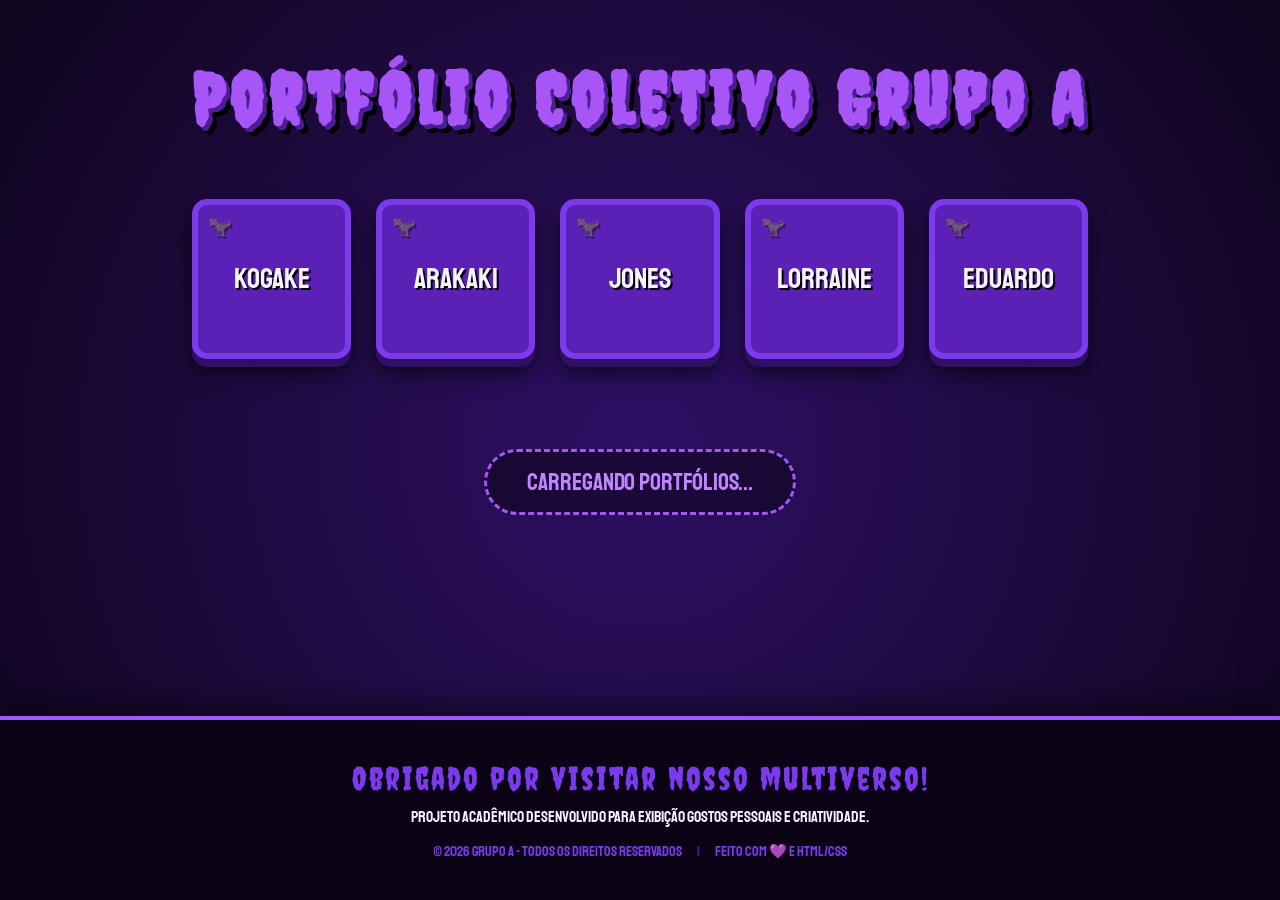
<file: index.html>
<!DOCTYPE html>
<html>
    <head>
        <title>Portfólio Coletivo - Grupo A</title>
        <link rel="stylesheet" href="assets/css/style.css">
    </head>
    <body>
        <header>
            <h1>Portfólio Coletivo Grupo A</h1>
            <nav>
                <ul id="menu">
                    <!-- Links serão adicionados -->
                    <li><a href="html/Kogake.html">Kogake</a></li>
                    <li><a href="html/arakaki.html">Arakaki</a></li>
                    <li><a href="html/jones.html">Jones</a></li>
                    <li><a href="html/Lorraine.html">Lorraine</a></li>
                    <li><a href="html/dudu.html">Eduardo</a></li>
                </ul>
            </nav>
        </header>
        <main>
            <p>Carregando portfólios...</p>
        </main>
        <footer>
            <div class="footer-content">
                <p class="welcome-msg">Obrigado por visitar nosso multiverso!</p>
                <p>Projeto acadêmico desenvolvido para exibição gostos pessoais e criatividade.</p>
                <div class="footer-info">
                    <span>© 2026 Grupo A - Todos os direitos reservados</span>
                    <span class="separator">|</span>
                    <span>Feito com 💜 e HTML/CSS</span>
                </div>
            </div>
        </footer>
    </body>
</html>
</file>
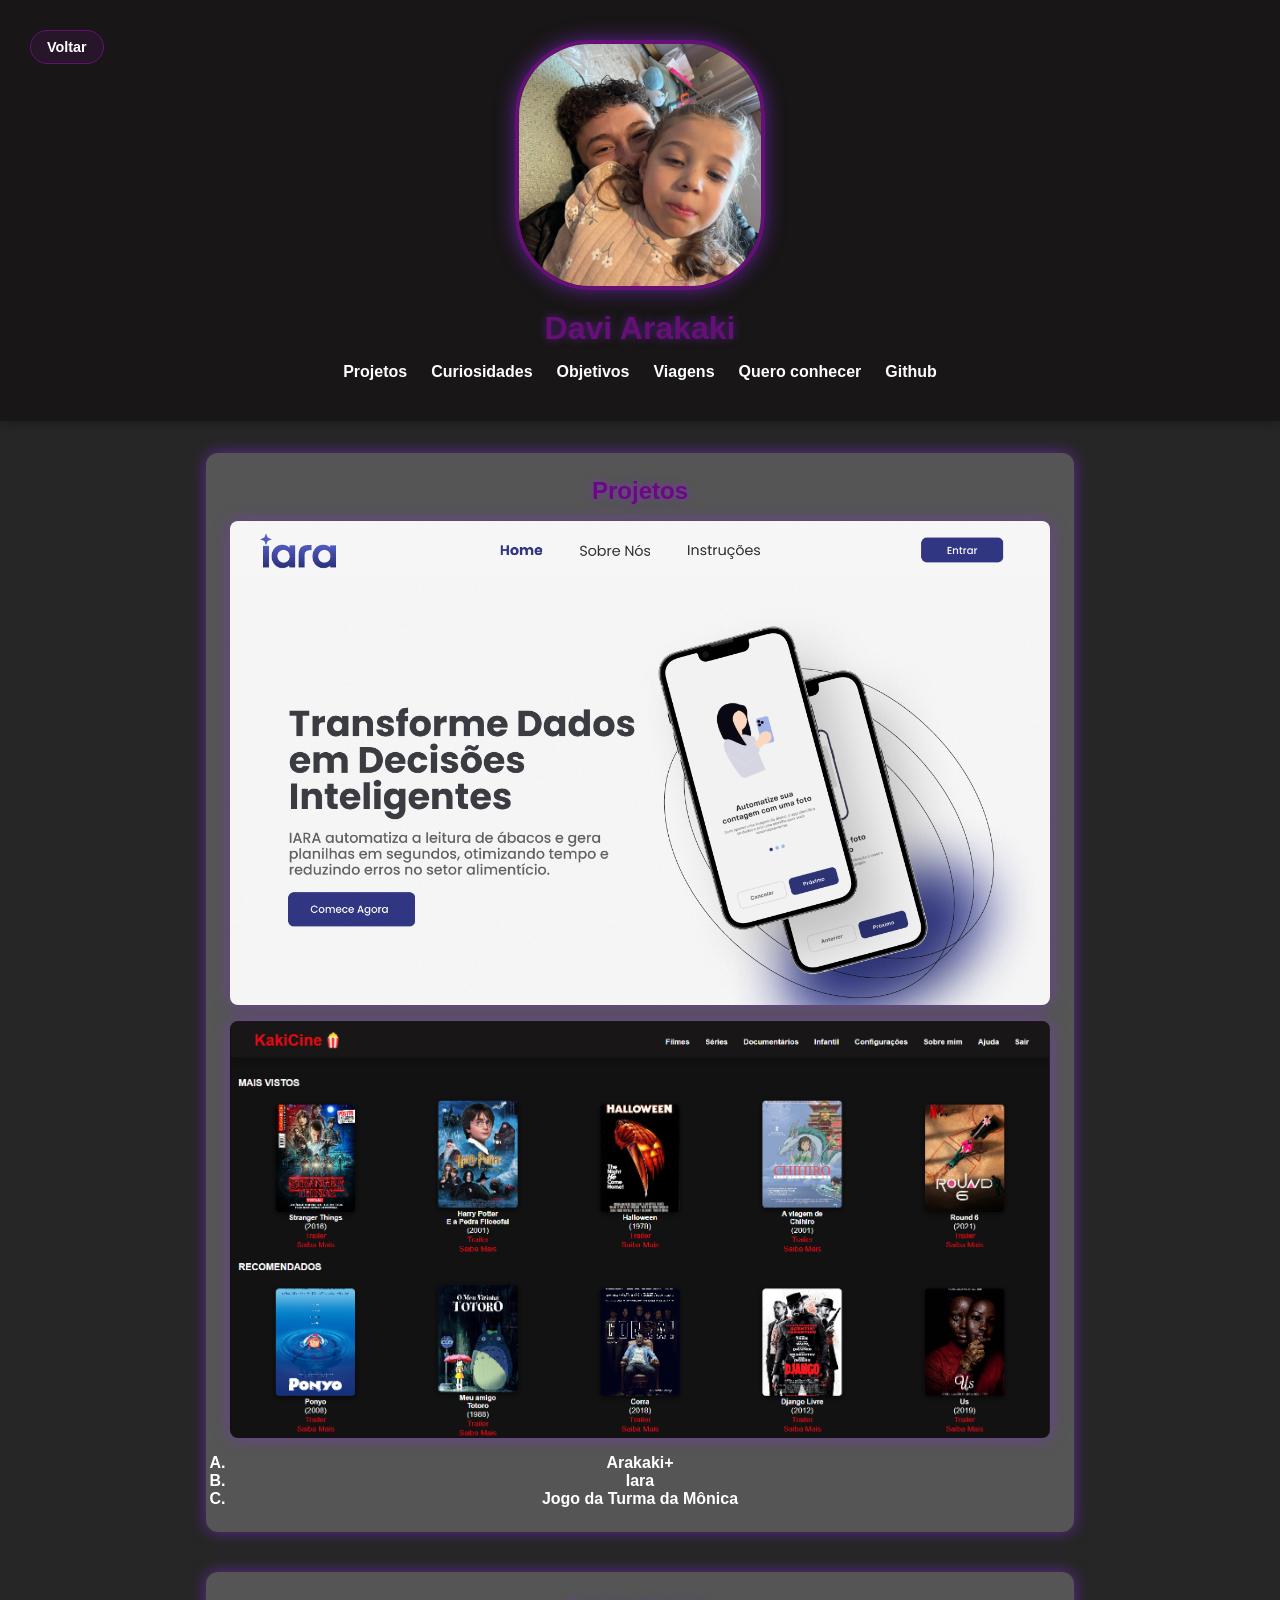
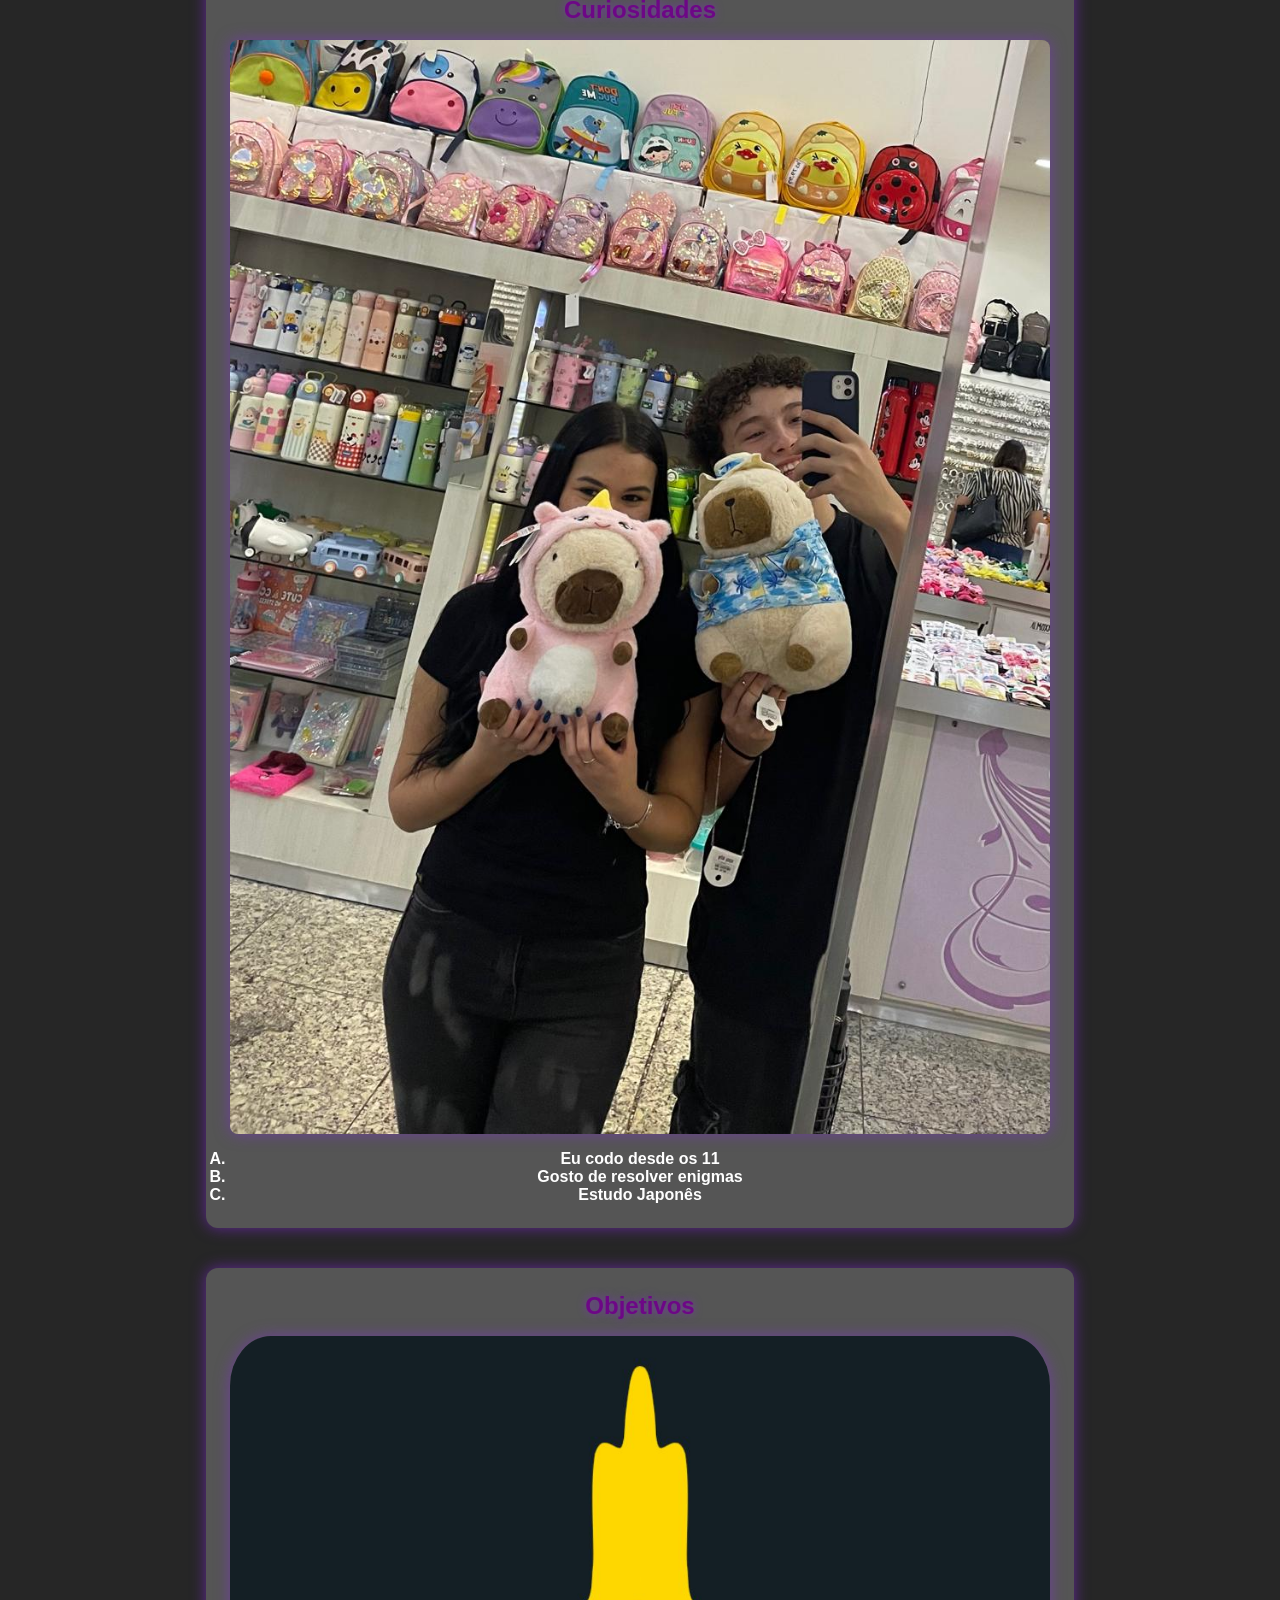
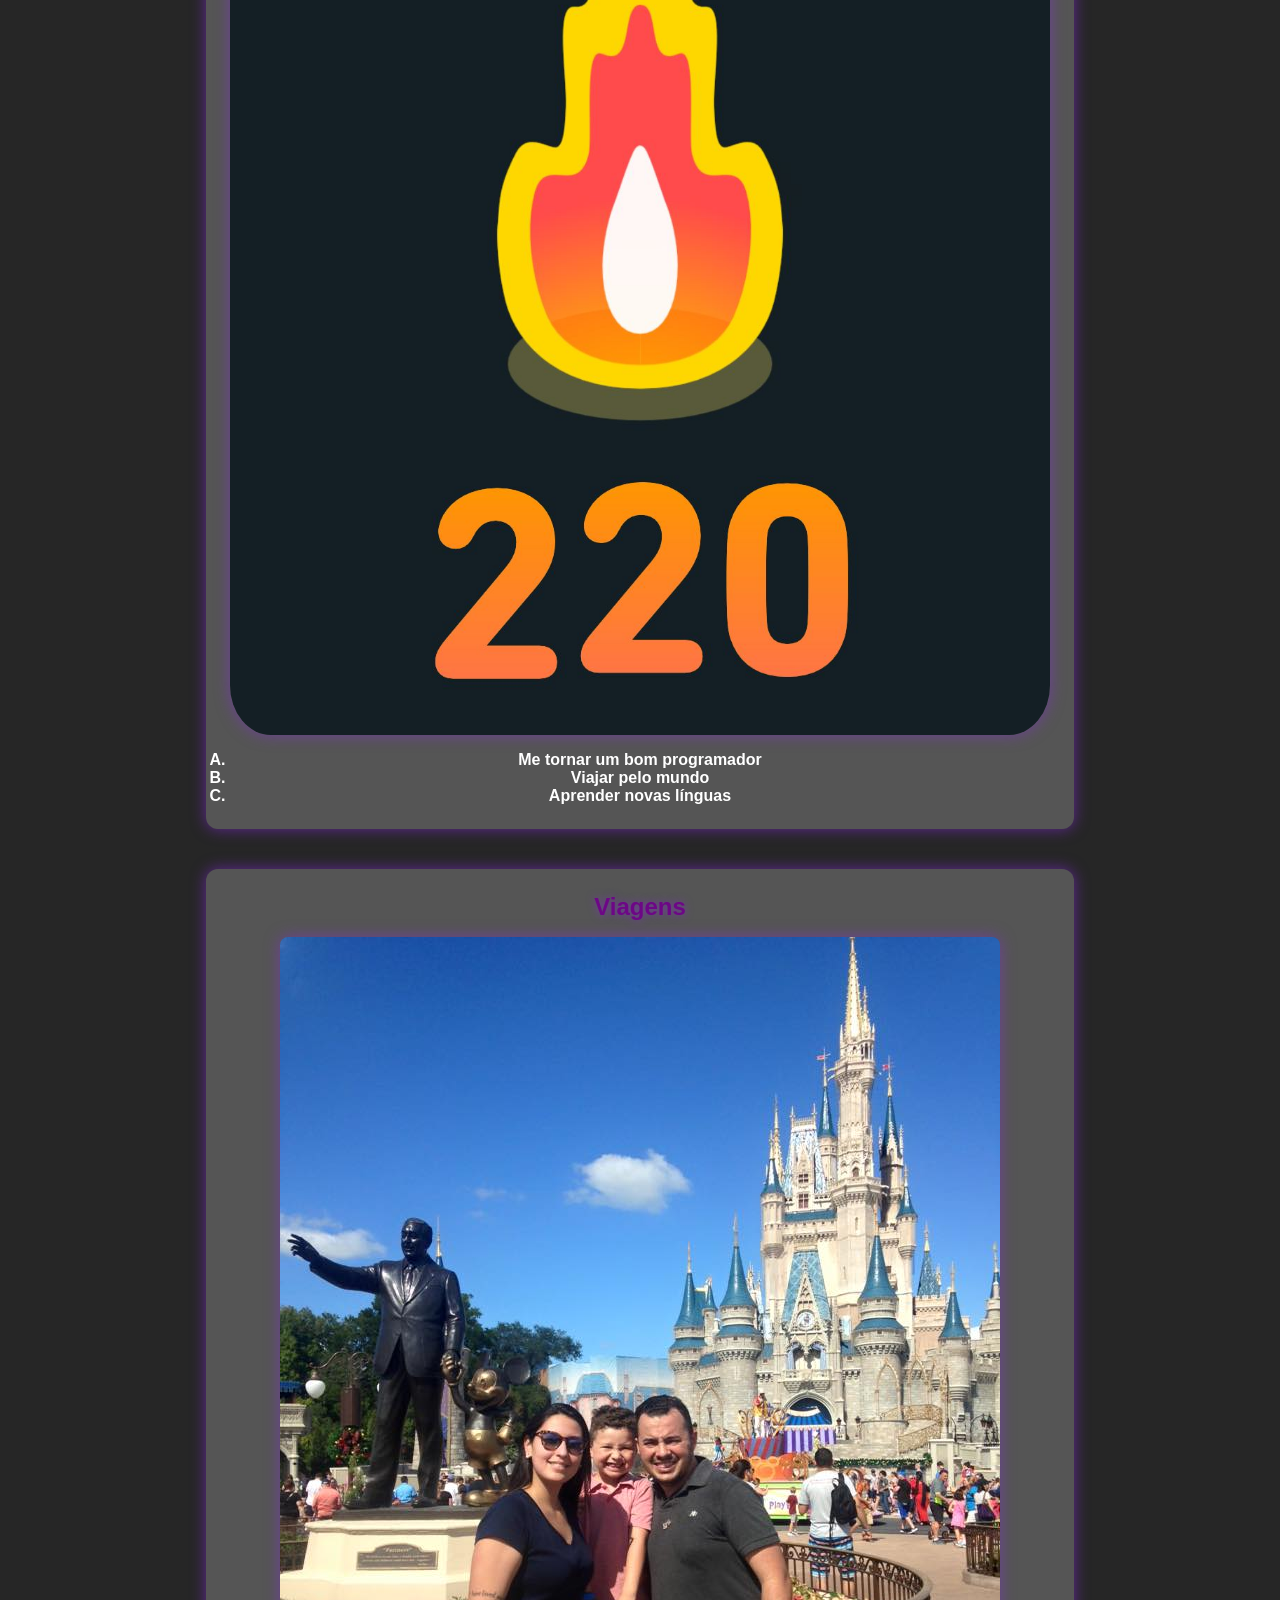
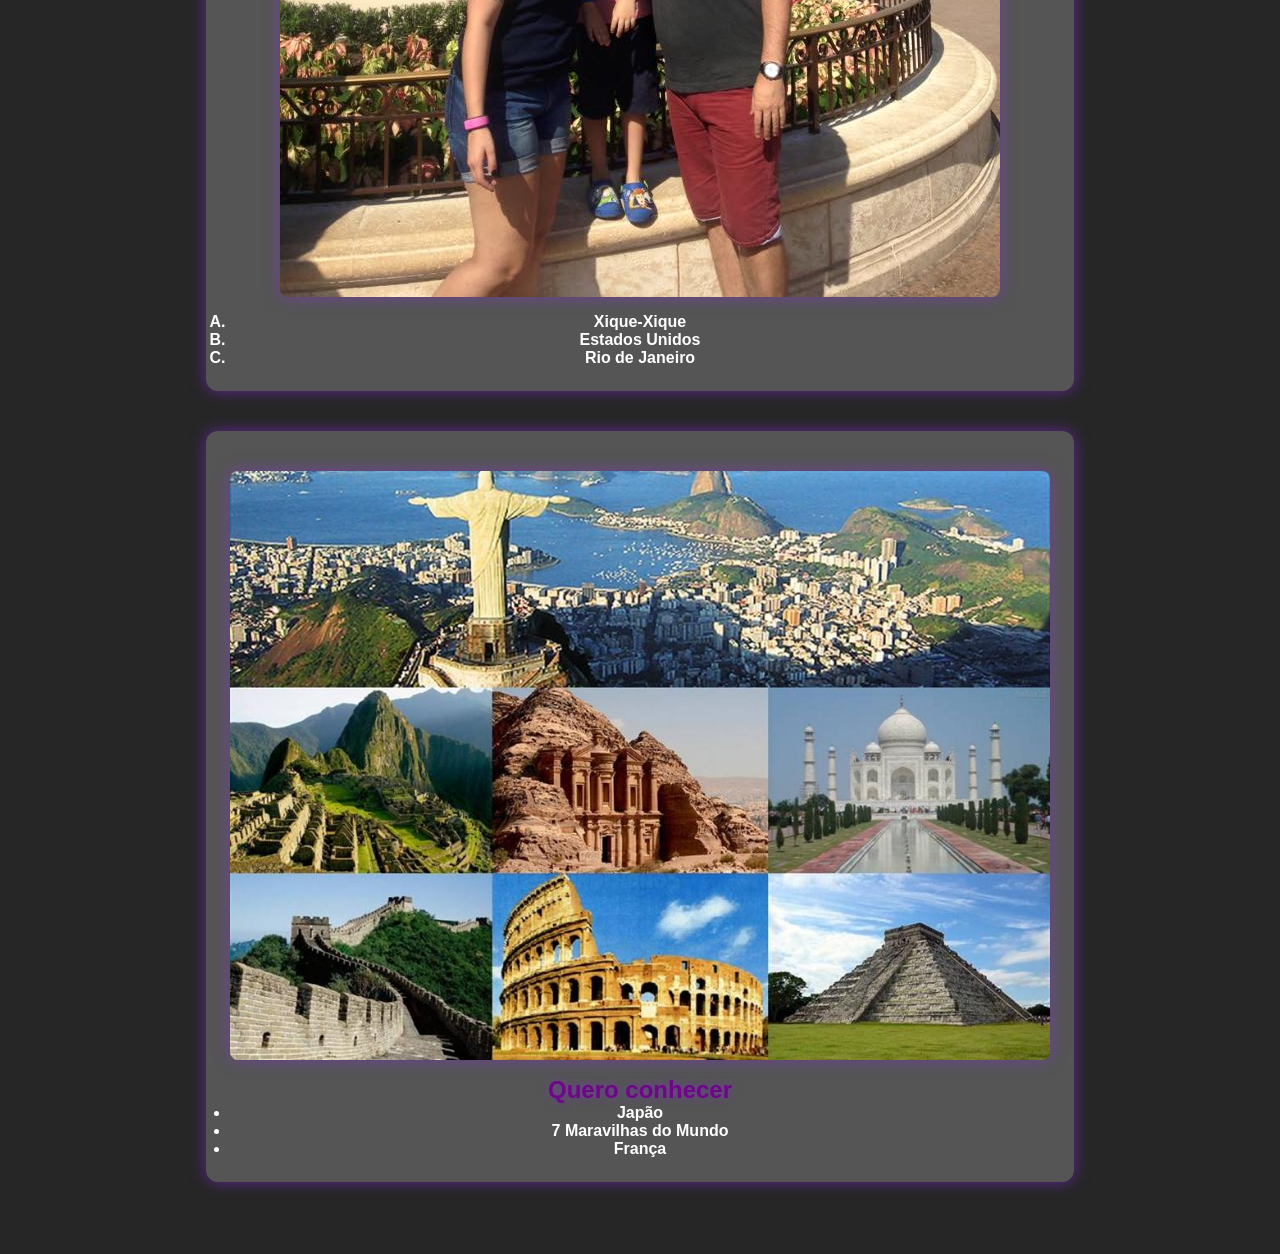
<file: html/arakaki.html>
<!DOCTYPE html>
<html lang="pt-BR">

<head>
    <meta charset="UTF-8">
    <meta name="viewport" content="width=device-width, initial-scale=1.0">
    <title>Apresentação Pessoal</title>
    <link rel="stylesheet" href="../assets/css/arakaki.css">

</head>

<body>
    <header>
        <a href="../index.html" class="btn-voltar">Voltar</a>
    
        <img src="../assets/imgs/imgsarakaki/daviesofia.jpg" alt="daviesofi">
        <h1>Davi Arakaki</h1>
        <nav>
            <ul>
                <li><a href="#proj">Projetos</a></li>
                <li><a href="#curios">Curiosidades</a></li>
                <li><a href="#obj">Objetivos</a></li>
                <li><a href="#viag">Viagens</a></li>
                <li><a href="#conhec">Quero conhecer</a></li>
                <li><a href="https://github.com/dvarakaki">Github</a></li>
            </ul>
        </nav>
    </header>

    <main>
        <section id="proj">
            <h2>Projetos</h2>
            <img src="../assets/imgs/imgsarakaki/iaralanding.png" alt="Imagem do projeto Germinare">
            <img src="../assets/imgs/imgsarakaki/germinaHome.png" alt="Home germinaflix">
            <ol type="A">
                <li>Arakaki+</li>
                <li>Iara</li>
                <li>Jogo da Turma da Mônica</li>
            </ol>
        </section>

        <section id="curios">
            <h2>Curiosidades</h2>
            <img src="../assets/imgs/imgsarakaki/euluablefari.jpg" alt="Foto de Arakaki tirada no espelho">
            <ol type="A">
                <li>Eu codo desde os 11</li>
                <li>Gosto de resolver enigmas</li>
                <li>Estudo Japonês</li>
            </ol>
        </section>

        <section id="obj">
            <h2>Objetivos</h2>
            <img src="../assets/imgs/imgsarakaki/duoStreak.jpeg" alt="duolingstreak">
            <ol type="A">
                <li>Me tornar um bom programador</li>
                <li>Viajar pelo mundo</li>
                <li>Aprender novas línguas</li>
            </ol>
        </section>

        <section id="viag">
            <h2>Viagens</h2>
            <img src="../assets/imgs/imgsarakaki/disney.jpg" alt="nois na valdisney">
            <ol type="A">
                <li>Xique-Xique</li>
                <li>Estados Unidos</li>
                <li>Rio de Janeiro</li>
            </ol>
        </section>

        <section id="conhec">
            <img src="../assets/imgs/imgsarakaki/7maravilha.jpg" alt="7maravilha">
            <h2>Quero conhecer</h2>
            <ul>
                <li>Japão</li>
                <li>7 Maravilhas do Mundo</li>
                <li>França</li>
            </ul>
        </section>
    </main>
</body>

</html>
</file>
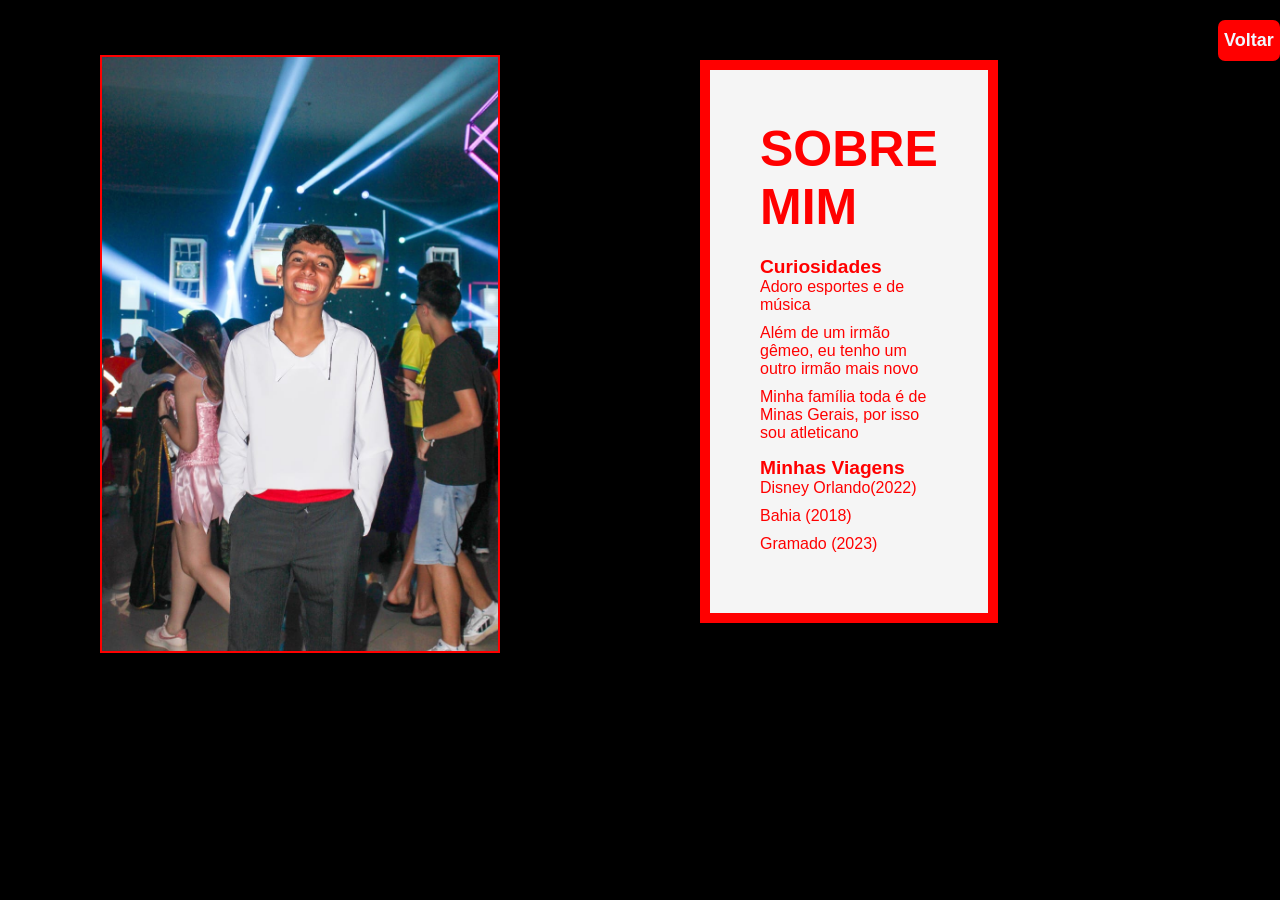
<file: html/dudu.html>
<!DOCTYPE html>
<html lang="PT-BR">
<head>
    <meta charset="UTF-8">
    <meta name="viewport" content="width=device-width, initial-scale=1.0">
    <title>Sobre mim</title>
    <link rel="stylesheet" href="../assets/css/edu.css">
</head>
<body>
    <main>
        <aside>
            <img src="../assets/imgs/imgsEdu/Imagem do WhatsApp de 2025-05-20 à(s) 15.42.49_6a10a746.jpg" alt="">
        </aside>
        <div id="text">
            <h1>SOBRE MIM</h1>
            <strong>Curiosidades</strong>
            <li><ol>Adoro esportes e de música</ol></li>
            <li><ol>Além de um irmão gêmeo, eu tenho um outro irmão mais novo</ol></li>
            <li><ol>Minha família toda é de Minas Gerais, por isso sou atleticano</ol></li>
            <p></p>
            <strong>Minhas Viagens</strong>
            <ol><li>Disney Orlando(2022)</li><p></p>
            <li>Bahia (2018)</li><p></p>
            <li>Gramado (2023)</li></ol>
        </div>
        
        <a href="../index.html" class="volta">Voltar</a>
    </main>
</body>
</html>
</file>
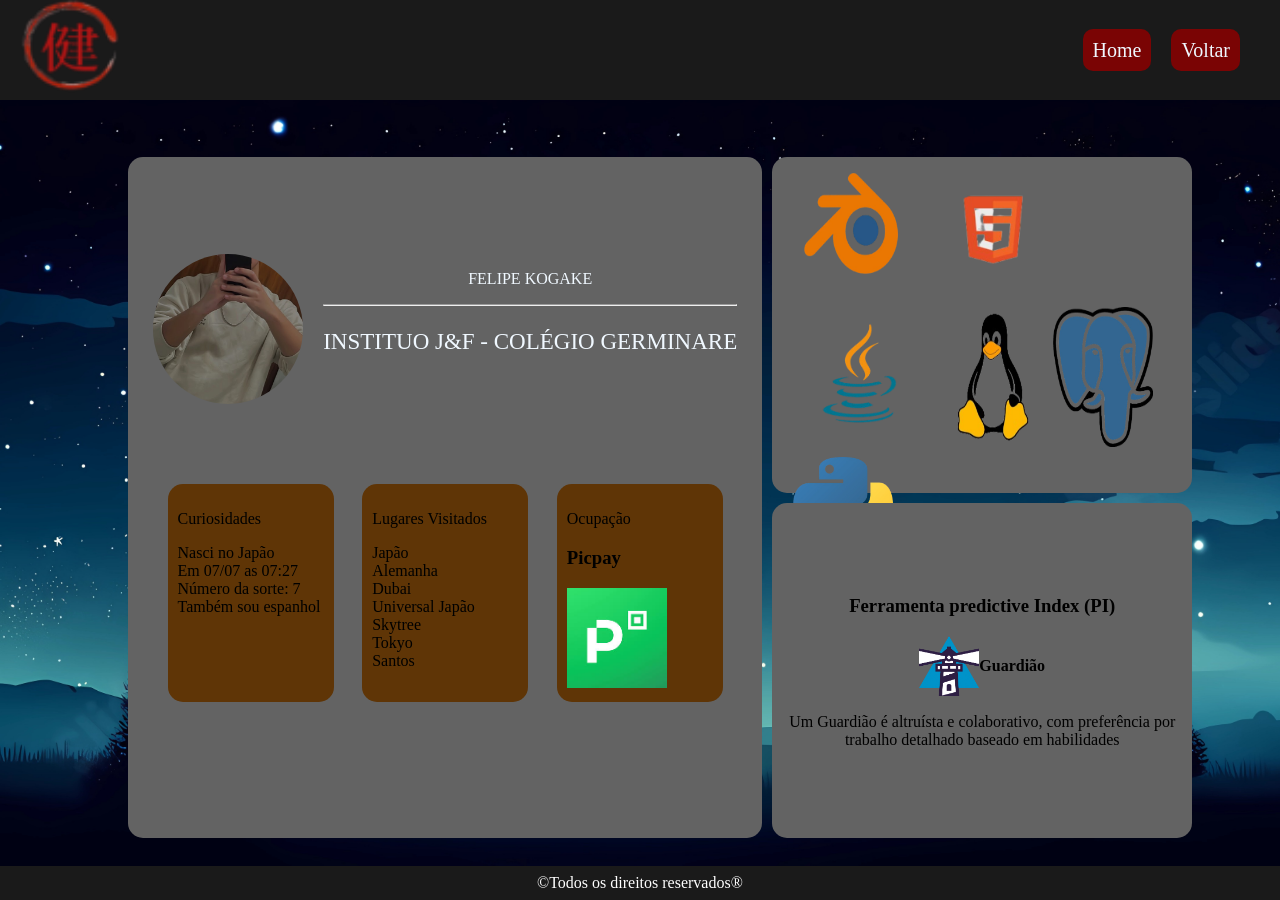
<file: html/Kogake.html>
<!DOCTYPE html>
<html lang="en">
<head>
    <meta charset="UTF-8">
    <meta name="viewport" content="width=device-width, initial-scale=1.0">
    <title>Exercício-só html</title>
    <!-- CSS GERAL -->
    <link rel="stylesheet" href="../assets/css/Kogake.css">

    <link href="https://fonts.googleapis.com/css2?family=Raleway:ital,wght@0,100..900;1,100..900&display=swap" rel="stylesheet">
    <!-- Inclua no <head> do seu HTML -->
    <link href="https://fonts.googleapis.com/css2?family=Montserrat:wght@400;600&display=swap" rel="stylesheet">
    <link rel="shortcut icon" href="../assets/imgs/imgsKogake/Logo.ico" type="image/x-icon">

</head>
<body>
    <header>
        <a href="home.html"><img src="../assets/imgs/imgsKogake/Logo.ico" alt="" width="100px" id="logo"></a>
        <div id="opcoes">
            <ul>
                <li><a href="../index.html">Home</a></li>
                <li><a href="../index.html">Voltar</a></li>
            </ul>
        </div>
    </header>
    <div id="corpo">
        <div id="subCorpo">
            <main>
                <div id="infoDiv">
                    <div id="cabecarioMain">
                        <img src="../assets/imgs/imgsKogake/eu.jpg" width="300px" id="fotoPerfil">
                        <div id="infoCabecarioMain">
                            <p id="nome">FELIPE KOGAKE</p>
                            <hr>
                            <p style="font-size: 23px;">INSTITUO J&F - COLÉGIO GERMINARE</p>
                        </div>
                    </div>
                    <div id="divona">
                        <div class="box1">
                            <p>Curiosidades</p>
                            <ul>
                                <li>Nasci no Japão</li>
                                <li>Em 07/07 as 07:27</li>
                                <li>Número da sorte: 7</li>
                                <li>Também sou espanhol</li>
                            </ul>
                        </div>
                        <div class="box1">
                            <p>Lugares Visitados</p>
                            <ol>
                                <li>Japão</li>
                                <li>Alemanha</li>
                                <li>Dubai</li>
                                <li>Universal Japão</li>
                                <li>Skytree</li>
                                <li>Tokyo</li>
                                <li>Santos</li>
                            </ol>
                        </div>
                        <div class="box1">
                            <p>Ocupação</p>
                            <h3>Picpay</h3>
                            <img src="../assets/imgs/imgsKogake/picpay.jpg" alt="Picpay" width="100px">
                        </div>
                    </div>
                </div>
            
            
            
            </main>
       
            <aside id="aside1">
                <div class="box2">
                    <img src="../assets/imgs/imgsKogake/blender.png" width="120px">
                    <img src="../assets/imgs/imgsKogake/html.png" width="140px">
                    <img src="../assets/imgs/imgsKogake/java.png" width="140px">
                    <img src="../assets/imgs/imgsKogake/linux.png" width="100px">
                    <img src="../assets/imgs/imgsKogake/postgree.png" width="100px">
                    <img src="../assets/imgs/imgsKogake/python.png" width="100px" style="">
                </div>
            </aside>
            <aside id="aside2">
                <div id="subAside2">
                    <h3>Ferramenta predictive Index (PI)</h3>
                    <div class="box3">
                        <div style="text-align: left;">
                            <img src="../assets/imgs/imgsKogake/reference-profile-guardian.png" alt="" width="60px" height="60px">
                            <h4>Guardião</h4>
                        </div>
                            <p>Um Guardião é altruísta e colaborativo, com preferência por trabalho detalhado baseado em
                            habilidades</p>
                    
                    </div>
                </div>
            </aside>
        </div>
    </div>
    <footer>&copy;Todos os direitos reservados&reg;</footer>
</body>
</html>
</file>
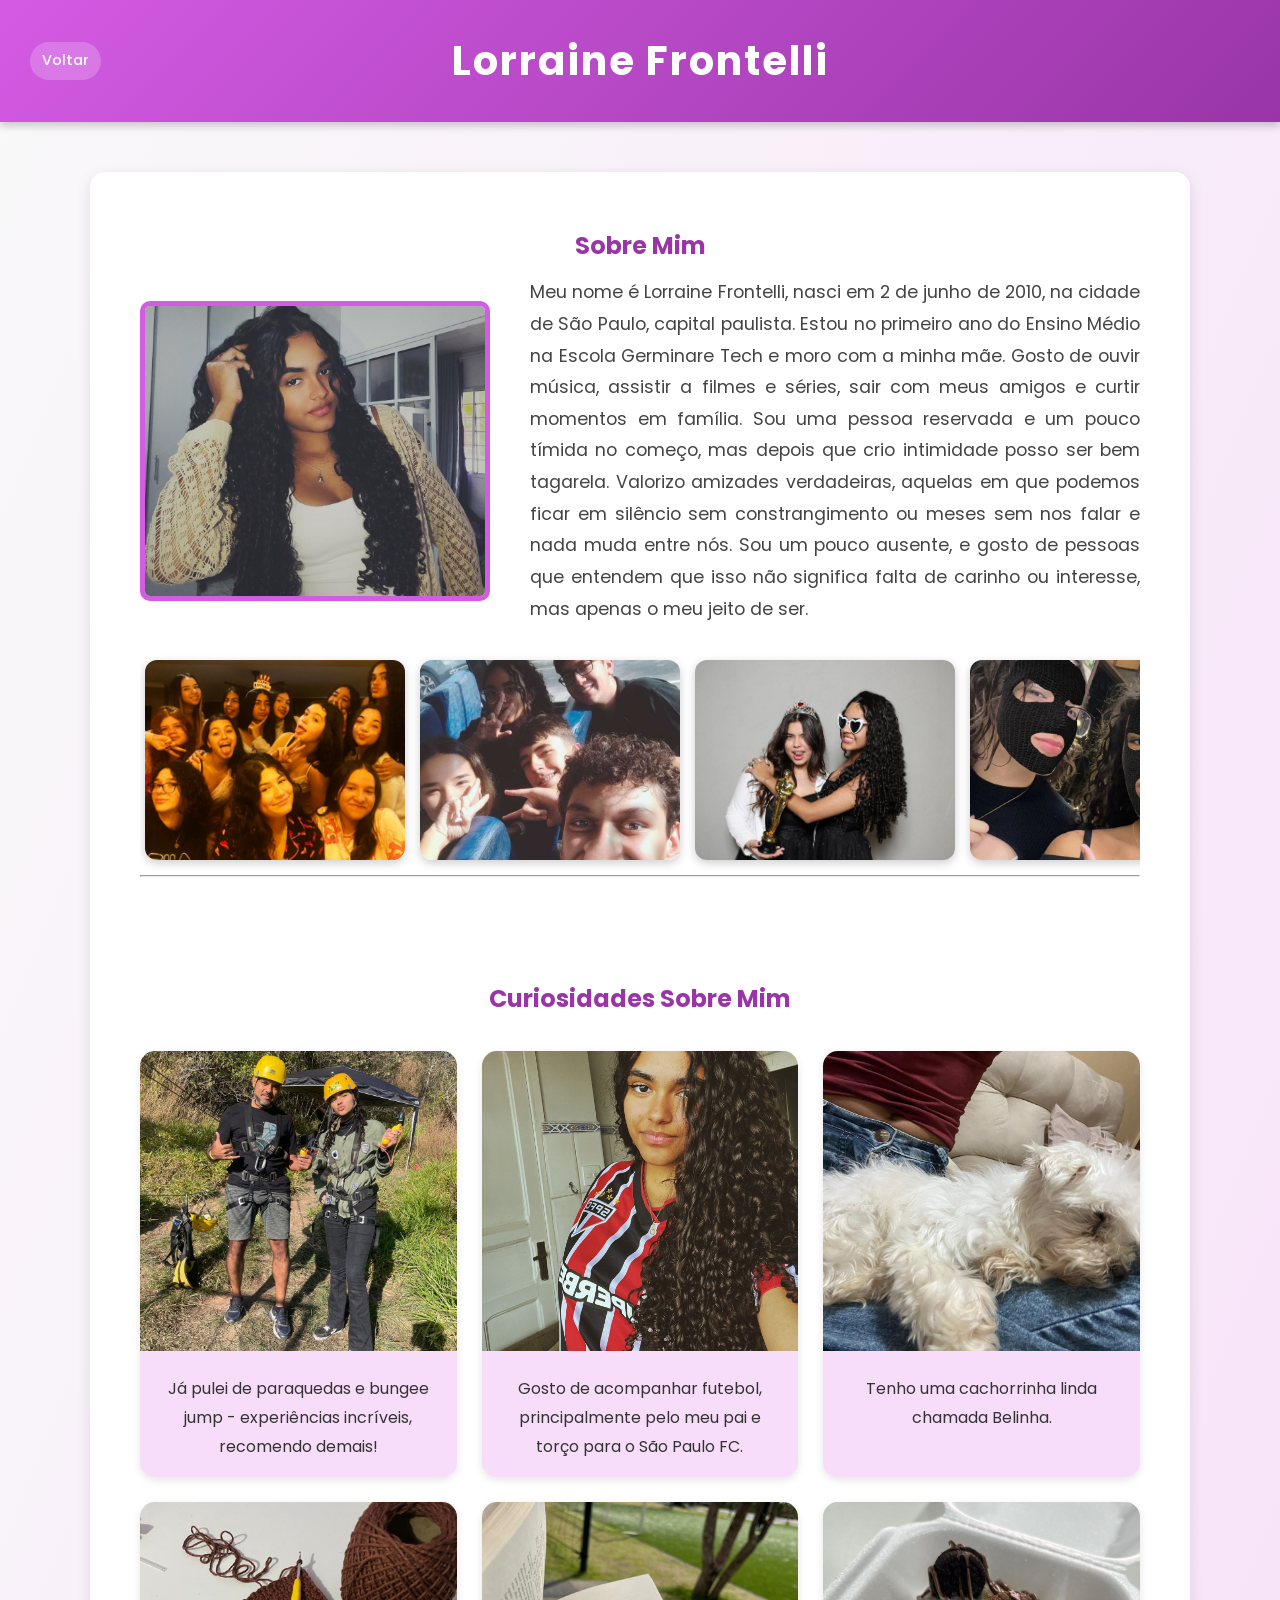
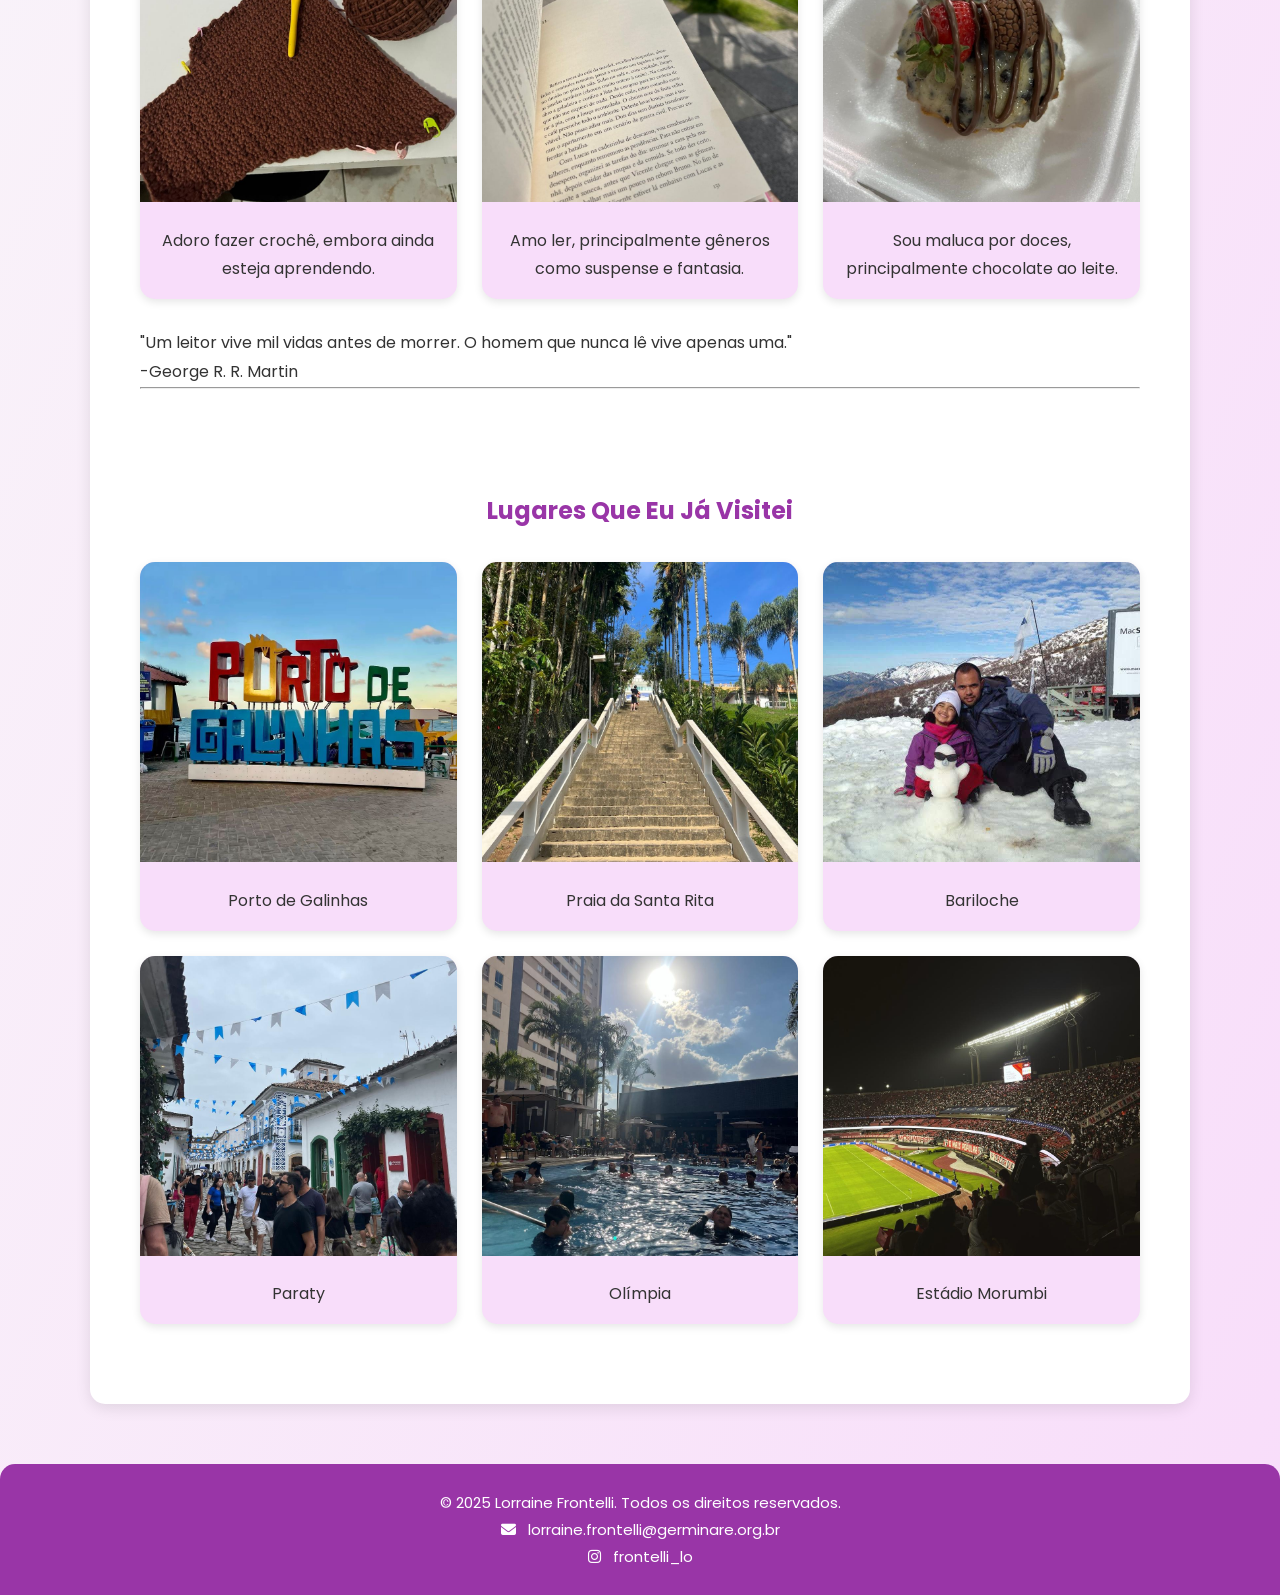
<file: html/Lorraine.html>
<!DOCTYPE html>
<html lang="pt-br">

<head>
    <meta charset="UTF-8">
    <meta name="viewport" content="width=device-width, initial-scale=1.0">
    <title>Portifólio - Lorraine Frontelli</title>
    <link rel="stylesheet" href="../assets/css/Lorraine.css">
    <link href="https://cdnjs.cloudflare.com/ajax/libs/font-awesome/6.5.0/css/all.min.css" rel="stylesheet">
</head>

<body>
    <header>
        <a href="../index.html" class="btn-voltar">Voltar</a>
        <h1>Lorraine Frontelli</h1>
    </header>

    <main>
        <h2>Sobre Mim</h2>
        <div class="principal">
            <img src="../assets/imgs/imgslorraine/foto1.jpeg" alt="Foto Lorraine" class="foto-principal">
            <p>Meu nome é Lorraine Frontelli, nasci em 2 de junho de 2010, na cidade de São Paulo, capital paulista.
                Estou no primeiro ano do Ensino Médio na Escola Germinare Tech e moro com a minha mãe. Gosto de ouvir
                música, assistir a filmes e séries, sair com meus amigos e curtir momentos em família.
                Sou uma pessoa reservada e um pouco tímida no começo, mas depois que crio intimidade posso ser bem
                tagarela. Valorizo amizades verdadeiras, aquelas em que podemos ficar em silêncio sem constrangimento ou
                meses sem nos falar e nada muda entre nós. Sou um pouco ausente, e gosto de pessoas que entendem que
                isso não significa falta de carinho ou interesse, mas apenas o meu jeito de ser.</p>
        </div>

        <div class="galeria">
            <img src="../assets/imgs/imgslorraine/imagensAmigos/girlsNiverMomo.jpeg" alt="">
            <img src="../assets/imgs/imgslorraine/imagensAmigos/perua.jpeg" alt="">
            <img src="../assets/imgs/imgslorraine/imagensAmigos/gi.jpeg" alt="">
            <img src="../assets/imgs/imgslorraine/imagensAmigos/lala.jpeg" alt="">
            <img src="../assets/imgs/imgslorraine/imagensAmigos/anaSpfc.jpeg" alt="">
            <img src="../assets/imgs/imgslorraine/imagensAmigos/salesnenem.jpeg" alt="">
            <img src="../assets/imgs/imgslorraine/imagensAmigos/caca.jpeg" alt="">
            <img src="../assets/imgs/imgslorraine/imagensAmigos/vini.jpeg" alt="">
            <img src="../assets/imgs/imgslorraine/imagensAmigos/Anna.jpeg" alt="">
            <img src="../assets/imgs/imgslorraine/imagensAmigos/brubru.jpeg" alt="">
            <img src="../assets/imgs/imgslorraine/imagensAmigos/girlsBanheiro.jpeg" alt="">
            <img src="../assets/imgs/imgslorraine/imagensAmigos/girlsMeuNiver.jpeg" alt="">
            <img src="../assets/imgs/imgslorraine/imagensAmigos/AnaVini.jpeg" alt="">
            <img src="../assets/imgs/imgslorraine/imagensAmigos/Algadja.jpeg" alt="">
            <img src="../assets/imgs/imgslorraine/imagensAmigos/captured_image.png" alt="">
            <img src="../assets/imgs/imgslorraine/imagensAmigos/sasa.jpeg" alt="">
            <img src="../assets/imgs/imgslorraine/imagensAmigos/momFamily.jpeg" alt="">
            <img src="../assets/imgs/imgslorraine/imagensAmigos/soso.jpeg" alt="">
            <img src="../assets/imgs/imgslorraine/imagensAmigos/vovo.jpeg" alt="">
            <img src="../assets/imgs/imgslorraine/imagensAmigos/stitch.jpeg" alt="">
            <img src="../assets/imgs/imgslorraine/imagensAmigos/pikachu.jpeg" alt="">
            <img src="../assets/imgs/imgslorraine/imagensAmigos/daddyFamily.jpeg" alt="">
        </div>

        <hr>

        <h2>Curiosidades Sobre Mim</h2>
        <div class="cards-container">
            <div class="card">
                <img src="../assets/imgs/imgslorraine/paraquedas.jpeg" alt="Pulando de paraquedas">
                <p>Já pulei de paraquedas e bungee jump - experiências incríveis, recomendo demais!</p>
            </div>
            <div class="card">
                <img src="../assets/imgs/imgslorraine/spfc.jpeg" alt="São Paulo FC">
                <p>Gosto de acompanhar futebol, principalmente pelo meu pai e torço para o São Paulo FC.</p>
            </div>
            <div class="card">
                <img src="../assets/imgs/imgslorraine/belinha.jpeg" alt="Cachorrinha Mel">
                <p>Tenho uma cachorrinha linda chamada Belinha.</p>
            </div>
            <div class="card">
                <img src="../assets/imgs/imgslorraine/croche.jpeg" alt="Crochê">
                <p>Adoro fazer crochê, embora ainda esteja aprendendo.</p>
            </div>
            <div class="card">
                <img src="../assets/imgs/imgslorraine/livros.jpeg" alt="Livros">
                <p>Amo ler, principalmente gêneros como suspense e fantasia.</p>
            </div>
            <div class="card">
                <img src="../assets/imgs/imgslorraine/doce.jpeg" alt="Doces">
                <p>Sou maluca por doces, principalmente chocolate ao leite.</p>
            </div>
        </div>

        <p>"Um leitor vive mil vidas antes de morrer. O homem que nunca lê vive apenas uma." <br> -George R. R. Martin
        </p>

        <hr>

        <h2>Lugares Que Eu Já Visitei</h2>
        <div class="cards-container">
            <div class="card">
                <img src="../assets/imgs/imgslorraine/porto-galinhas.jpeg" alt="Porto de Galinhas">
                <p>Porto de Galinhas </p>
            </div>
            <div class="card">
                <img src="../assets/imgs/imgslorraine/santa-rita.jpeg" alt="Praia Santa Rita">
                <p>Praia da Santa Rita </p>
            </div>
            <div class="card">
                <img src="../assets/imgs/imgslorraine/bariloche.jpeg" alt="Bariloche">
                <p>Bariloche </p>
            </div>
            <div class="card">
                <img src="../assets/imgs/imgslorraine/paraty.jpeg" alt="Paraty">
                <p>Paraty </p>
            </div>
            <div class="card">
                <img src="../assets/imgs/imgslorraine/olimpia.jpeg" alt="Olímpia">
                <p>Olímpia</p>
            </div>
            <div class="card">
                <img src="../assets/imgs/imgslorraine/morumbi.jpeg" alt="Morumbi">
                <p>Estádio Morumbi </p>
            </div>
        </div>
    </main>

    <footer>
        <p>&copy; 2025 Lorraine Frontelli. Todos os direitos reservados.</p>
        <p><i class="fas fa-envelope"></i>
            <a href="mailto:lorraine.frontelli@germinare.org.br">lorraine.frontelli@germinare.org.br</a>
            <br>
            <i class="fab fa-instagram"></i>
            <a href="https://www.instagram.com/frontelli_lo/" target="_blank">frontelli_lo</a>
        </p>
    </footer>
</body>

</html>
</file>
<file: assets/css/style.css>
@import url('https://fonts.googleapis.com/css2?family=Creepster&family=Staatliches&display=swap');

* {
    margin: 0;
    padding: 0;
    box-sizing: border-box;
}

body {
    background: radial-gradient(circle, #2e1065 0%, #0f051d 100%);
    color: #f5f3ff;
    font-family: 'Staatliches', sans-serif;
    min-height: 100vh;
    display: flex;
    flex-direction: column;
    align-items: center; 
    overflow-x: hidden;
}

header {
    text-align: center;
    padding: 60px 20px 20px 20px;
}

h1 {
    font-family: 'Creepster', cursive;
    font-size: 4.5rem;
    color: #a855f7;
    text-shadow: 4px 4px 0px #4c1d95, 8px 8px 0px #000;
    letter-spacing: 5px;
    line-height: 1.1;
    margin-bottom: 20px;
}

main {
    flex: 1;
    width: 100%;
    display: flex;
    flex-direction: column;
    align-items: center;
    justify-content: flex-start;
    padding: 40px 20px;
}

#menu {
    list-style: none;
    display: flex;
    justify-content: center;
    align-items: center;
    gap: 25px; 
    width: 100%;
    max-width: 1400px;
    flex-wrap: nowrap;
    margin-top: 60px;
}

#menu li {
    flex: 1;
    max-width: 250px;
}

#menu li a {
    display: flex;
    align-items: center;
    justify-content: center;
    text-decoration: none;
    color: #f5f3ff;
    font-size: 1.8rem;
    height: 160px;    
    background: #5b21b6;
    border: 6px solid #7c3aed;
    border-radius: 15px;
    position: relative;
    transition: all 0.3s cubic-bezier(0.175, 0.885, 0.32, 1.275);
    box-shadow: 0 8px 0 #2e1065, 0 15px 20px rgba(0,0,0,0.6);
    text-shadow: 2px 2px 0px #000;
    text-align: center;
    padding: 15px;
}

#menu li:nth-child(odd) a:hover {
    transform: scale(1.1) rotate(-5deg);
    background: #d946ef;
    z-index: 10;
}

#menu li:nth-child(even) a:hover {
    transform: scale(1.1) rotate(5deg);
    background: #d946ef;
    z-index: 10;
}

#menu li a:hover {
    border-color: #f0abfc;
    box-shadow: 0 5px 0 #701a75, 0 15px 30px rgba(217, 70, 239, 0.4);
}

#menu li a::before {
    content: '🦖';
    position: absolute;
    top: 10px;
    left: 10px;
    font-size: 1.2rem;
    opacity: 0.4;
}

main p {
    margin-top: 30px;
    background: rgba(0, 0, 0, 0.4);
    padding: 15px 40px;
    border-radius: 50px;
    border: 3px dashed #a855f7;
    color: #c084fc;
    font-size: 1.5rem;
    display: inline-block;
}

footer {
    width: 100%;
    background: rgba(10, 3, 20, 0.95);
    border-top: 4px solid #a855f7;
    padding: 40px 20px;
    text-align: center;
    box-shadow: 0 -10px 30px rgba(0, 0, 0, 0.5);
}

.footer-content {
    max-width: 1200px;
    margin: 0 auto;
}

.welcome-msg {
    font-family: 'Creepster', cursive;
    font-size: 2rem !important;
    color: #7c3aed !important;
    background: none !important;
    border: none !important;
    margin-bottom: 10px !important;
    letter-spacing: 2px;
}

.footer-info {
    font-size: 0.9rem;
    color: #7c3aed;
    display: flex;
    justify-content: center;
    gap: 15px;
    align-items: center;
    text-transform: uppercase;
    margin-top: 15px;
}

.separator { 
    color: #4c1d95; 
}

@media (max-width: 1000px) {
    #menu { flex-wrap: wrap; }
    #menu li { min-width: 200px; }
    h1 { font-size: 3rem; }
}

@media (max-width: 600px) {
    .footer-info { flex-direction: column; gap: 8px; }
    .separator { display: none; }
}
</file>
<file: assets/css/arakaki.css>
* {
    margin: 0;
    padding: 0;
    box-sizing: border-box;
}

body {
    font-family: "Segoe UI", Tahoma, Geneva, Verdana, sans-serif;
    color: #333;
    background: #262626;
    min-height: 100vh;
    display: flex;
    flex-direction: column;
}

html {
    scroll-behavior: smooth;
}

header {
    position: relative;
    text-align: center;
    padding: 2.5em;
    background-color: rgb(24, 22, 22);
    color: #661077;
    box-shadow: 0 2px 10px rgba(0, 0, 0, 0.3);
}

.btn-voltar {
    position: absolute;
    left: 30px;
    top: 30px;
    background-color: #66107733; 
    color: white;
    padding: 8px 16px;
    border-radius: 20px;
    font-size: 0.9rem;
    text-decoration: none;
    font-weight: bold;
    border: 1px solid #661077;
    transition: all 0.3s ease;
}

.btn-voltar:hover {
    background-color: #661077;
    box-shadow: 0 0 15px rgba(138, 43, 226, 0.6);
    transform: scale(1.05);
}

header img {
    width: 250px;
    height: 250px;
    border-radius: 30%;
    object-fit: cover;
    margin-bottom: 1rem;
    border: 4px solid #661077;
    cursor: pointer;
    box-shadow: 0 0 20px rgba(138, 43, 226, 0.6);
    transition: all 0.3s ease;
}

header img:hover {
    box-shadow: 0 0 40px rgba(138, 43, 226, 0.9);
}

header h1 {
    margin: 0;
    font-size: 2rem;
    cursor: pointer;
    transition: color 0.3s ease, text-shadow 0.3s ease;
    text-shadow: 0 0 10px rgba(138, 43, 226, 0.5);
}

header h1:hover {
    text-shadow: 0 0 20px rgba(138, 43, 226, 0.9),
                 0 0 35px rgba(138, 43, 226, 0.7);
}

nav ul {
    list-style: none;
    padding: 0;
    margin: 1rem 0 0;
    display: flex;
    justify-content: center;
    gap: 1.5rem;
}

nav a {
    text-decoration: none;
    color: #fff;
    font-weight: bold;
    transition: color 0.3s ease, text-shadow 0.3s ease;
}

nav a:hover {
    color: #661077;
    text-shadow: 0 0 10px rgba(138, 43, 226, 0.7);
}

main {
    flex: 1;
    max-width: 900px;
    margin: 2rem auto;
    padding: 0 1rem;
}

section {
    margin-bottom: 2.5rem;
    background: #555555;
    padding: 1.5rem;
    color: #fff;
    font-weight: bold;
    border-radius: 12px;
    box-shadow: 0 0 15px rgba(138, 43, 226, 0.6);
    text-align: center;
    transition: box-shadow 0.3s ease;
}

section:hover {
    box-shadow: 0 0 30px rgba(138, 43, 226, 0.9);
}

section h2 {
    margin-top: 0;
    color: #6d0786;
    text-shadow: 0 0 8px rgba(138, 43, 226, 0.6);
}

section img {
    max-width: 100%;
    border-radius: 8px;
    margin: 1rem auto;
    display: block;
    box-shadow: 0 0 15px rgba(138, 43, 226, 0.5);
    transition: box-shadow 0.3s ease;
}

section img:hover {
    box-shadow: 0 0 35px rgba(138, 43, 226, 0.8);
}

#obj img {
    border-radius: 5%;
}

footer {
    text-align: center;
    padding: 1.5rem;
    font-weight: bold;
    background: #6d0786;
    color: #fff;
    margin-top: auto;
    text-shadow: 0 0 10px rgba(138, 43, 226, 0.7);
}

@media (max-width: 600px) {
    .btn-voltar {
        position: static;
        display: inline-block;
        margin-bottom: 20px;
    }
    
    nav ul {
        flex-wrap: wrap;
        gap: 0.8rem;
    }
}
</file>
<file: assets/css/edu.css>
* {
    margin: 0;
    padding: 0;
    box-sizing: border-box;
}

body {
    background-color: black;
    font-family: sans-serif;
    min-height: 100vh;
}

.volta {
    background-color: #ff0000;
    width: 150px;
    display: block;
    border-radius: 7px;
    text-align: center;
    text-decoration: none;
    color: aliceblue;
    padding: 10px 0;
    font-size: 18px;
    margin: 20px 0 0 20px;
    font-weight: bold;
    transition: transform 0.3s, background-color 0.3s;
}

.volta:hover {
    background-color: #b30000;
    transform: scale(1.05);
}

main {
    display: flex;
    gap: 200px;
    justify-content: center;
    align-items: flex-start;
}

aside img {
    width: 400px;
    border: 2px solid #ff0000;
    margin-left: 100px;
    margin-top: 55px;
}

h1 {
    font-size: 50px;
    margin-bottom: 20px;
}

p {
    font-size: 30px;
    width: 90%;
    margin-left: 30px;
}

#text {
    background-color: rgb(245, 245, 245);
    width: 450px;
    padding: 50px;
    min-height: 500px;
    margin-top: 60px;
    color: #ff0000;
    border: 10px solid #ff0000;
}

strong {
    display: block;
    margin-top: 15px;
    font-size: 1.2rem;
}

li {
    list-style: none;
    margin-bottom: 10px;
}

@media (max-width: 1000px) {
    main {
        flex-direction: column;
        align-items: center;
        gap: 20px;
    }
    aside img {
        margin-left: 0;
    }
    #text {
        width: 90%;
        margin-top: 20px;
    }
}
</file>
<file: assets/css/Kogake.css>
body{
    padding: 0;
    margin: 0;
    top: 0;
    width: 100%;
    /* background-color: rgb(26, 26, 26); */
    display: flex;
    flex-direction: column; /* empilha header, main e footer */
    min-height: 100vh; 
    height: 100vh;
}

header{
    display: flex;
    background-color: rgb(26, 26, 26);
    width: 100%;
    height: 100px;
    align-items: center;
    justify-content: space-between;
}

#logo{
    margin-left: 20px;
}

#opcoes{
    margin-right: 40px;
}

#opcoes > ul{
    display: flex;
    gap: 20px;
}

header > #opcoes > ul > li > a{
    font-size: 20px;
    background-color: rgb(122, 4, 4);
    padding: 10px;
    border-radius: 10px;
    color: aliceblue;
    font-size: 20px;
    text-decoration: none;
}

header > #opcoes > ul > li > a:hover{
    background-color: red;
    cursor: pointer;
}

header > #opcoes > ul > li > a:active{
    background-color: rgb(122, 4, 4);
}

header > img {
    margin-left: 40px;
}

ul, ol{
    list-style: none;
    text-align: left;
    padding: 0;
}

footer{
    display: flex;
    background-color: rgb(26, 26, 26);
    color: rgb(255, 255, 255);
    height: 40px;
    width: 99.99%;
    align-items: center;
    justify-content: center;
}

#corpo {
    background-image: url('../imgs/imgsKogake/estrelado\ \(2\).jpg');
    background-size: cover;
    background-repeat: no-repeat;
    background-position: center;
    width: 100%;
    height: 100%;
    display: flex;
    justify-content: center;
    align-items: center;
}

#subCorpo{
    display: grid;
    grid-template-columns: repeat(5, 20%);
    grid-template-rows: repeat(4, 25%);
    width: 80%;
    height: 85%;
    gap: 10px;
}

main {
    grid-column: span 3;
    grid-row: span 4;
    background-color: rgb(99, 99, 99);
    display: flex;
    align-items: center;
    justify-content: center;
    border-radius: 15px;
}

main > #infoDiv > div > img {
    width: 150px;
    height: 150px;
    object-fit: cover;
    border-radius: 50%;
    margin-right: 20px;
}

#cabecarioMain {
    display: flex;
    text-align: center;
    margin-top: -40px;
}

#infoCabecarioMain{
    color: aliceblue;
}

#divona{
    display: flex;
    margin-top: 80px;
}

.box1{
    margin: 0 auto;
    background-color: rgb(95, 53, 6);
    padding: 10px;
    border-radius: 15px;
    width: 25%;
}

#aside1 {
    grid-column: span 2;
    grid-row: span 2;
    background-color: rgb(99, 99, 99);
    border-radius: 15px;
    display: flex;
    justify-content: center;
}

.box2 {
    display: flex;
    flex-wrap: wrap;
    gap: 10px;
    width: 90%;
}

.box2 > img {
    border-radius: 15px;
}

#aside2 {
    grid-column: span 2;
    grid-row: span 2;
    display: flex;
    justify-content: center;
    background-color: rgb(99, 99, 99);
    border-radius: 15px;
    width: 100%;
}

#subAside2{
    display: flex;
    flex-direction: column;
    justify-content: center;
    align-items: center;
}

.box3 {
    text-align: center;
    display: flex;
    flex-wrap: wrap;
    justify-content: center;
}

.box3 > div{
    display: flex;
}
</file>
<file: assets/css/Lorraine.css>
@import url('https://fonts.googleapis.com/css2?family=Poppins:wght@300;500;700&display=swap');

* {
    margin: 0;
    padding: 0;
    box-sizing: border-box;
}

body {
    font-family: "Poppins", sans-serif;
    background: linear-gradient(to bottom right, #f9f9f9, #f8ddfa);
    color: #333;
    line-height: 1.8;
    overflow-x: hidden;
}

/* Cabeçalho */
header {
    position: relative;
    display: flex;
    justify-content: center; 
    align-items: center;
    background: linear-gradient(135deg, #d45be4, #9935a7);
    color: white;
    padding: 25px 0;
    text-align: center;
    box-shadow: 0 4px 8px rgba(0,0,0,0.2);
}

header h1 {
    font-size: 40px;
    letter-spacing: 2px;
}

.btn-voltar {
    position: absolute;
    left: 30px;
    top: 50%;
    transform: translateY(-50%);
    background-color: #ffffff33; 
    color: white;
    padding: 6px 12px;
    border-radius: 20px;
    font-size: 0.9rem;
    text-decoration: none;
    font-weight: 500;
    transition: 0.3s;
}

.btn-voltar:hover {
    background-color: #ffffff55;
}

/* Conteúdo Principal */
main {
    max-width: 1100px;
    margin: 50px auto;
    background: white;
    border-radius: 15px;
    padding: 50px;
    box-shadow: 0 4px 15px rgba(0,0,0,0.1);
}

/* Bloco Principal */
.principal {
    display: flex;
    align-items: center;
    gap: 40px;
    flex-wrap: wrap;
}

.foto-principal {
    width: 350px;
    height: 300px;
    object-fit: cover;
    border-radius: 10px; 
    border: 5px solid #d45be4;
    transition: transform 0.4s ease;
    flex-shrink: 0;
}

.foto-principal:hover {
    transform: scale(1.05);
}

.principal p {
    text-align: justify;
    font-size: 1.1rem;
    color: #444;
    flex: 1;
}

/* Títulos */
main h2:first-of-type {
    margin-top: 2px;
    margin-bottom: 10px;
}

h2 {
    color: #9935a7;
    margin-top: 100px;
    text-align: center;
    font-weight: 700;
}

/* Galeria Geral */
.galeria {
    display: flex;
    overflow-x: auto;
    gap: 15px;
    scroll-behavior: smooth;
    padding: 15px 5px;
    margin-top: 20px;
}

.galeria::-webkit-scrollbar {
    height: 10px;
}

.galeria::-webkit-scrollbar-thumb {
    background: #d45be4;
    border-radius: 10px;
}

.galeria img {
    height: 200px;
    width: 260px;
    border-radius: 12px;
    object-fit: cover;
    flex-shrink: 0;
    transition: transform 0.4s;
    box-shadow: 0 3px 10px rgba(0,0,0,0.2);
}

.galeria img:hover {
    transform: scale(1.07);
}

/* Cards */
.cards-container {
    display: grid;
    grid-template-columns: repeat(auto-fit, minmax(250px, 1fr));
    gap: 25px;
    margin: 30px 0;
}

.card {
    background: #f8ddfa;
    border-radius: 15px;
    box-shadow: 0 3px 8px rgba(0,0,0,0.1);
    overflow: hidden;
    transition: transform 0.3s ease, box-shadow 0.3s ease;
}

.card:hover {
    transform: translateY(-5px);
    box-shadow: 0 6px 15px rgba(0,0,0,0.2);
}

.card img {
    width: 100%;
    height: 300px;
    object-fit: cover;
}

.card p {
    padding: 15px;
    font-size: 1rem;
    text-align: center;
}

/* Rodapé */
footer {
    background: #9935a7;
    color: white;
    text-align: center;
    padding: 25px;
    margin-top: 60px;
    font-size: 15px;
    border-top-left-radius: 15px;
    border-top-right-radius: 15px;
}

footer i {
    margin-right: 8px;
    color: #ffffff;
}

footer a {
    color: inherit;          
    text-decoration: none;  
    transition: color 0.3s;
}

footer a:hover {
    color: #4c1653;  
}


/* Responsividade */
@media (max-width: 900px) {
    .principal {
        flex-direction: column;
        align-items: center;
    }

    .foto-principal {
        width: 100%;
        height: auto;
    }

    .principal p {
        text-align: center;
    }

    h1 {
        font-size: 2em;
    }

    .galeria img {
        width: 200px;
        height: 150px;
    }
}
</file>
